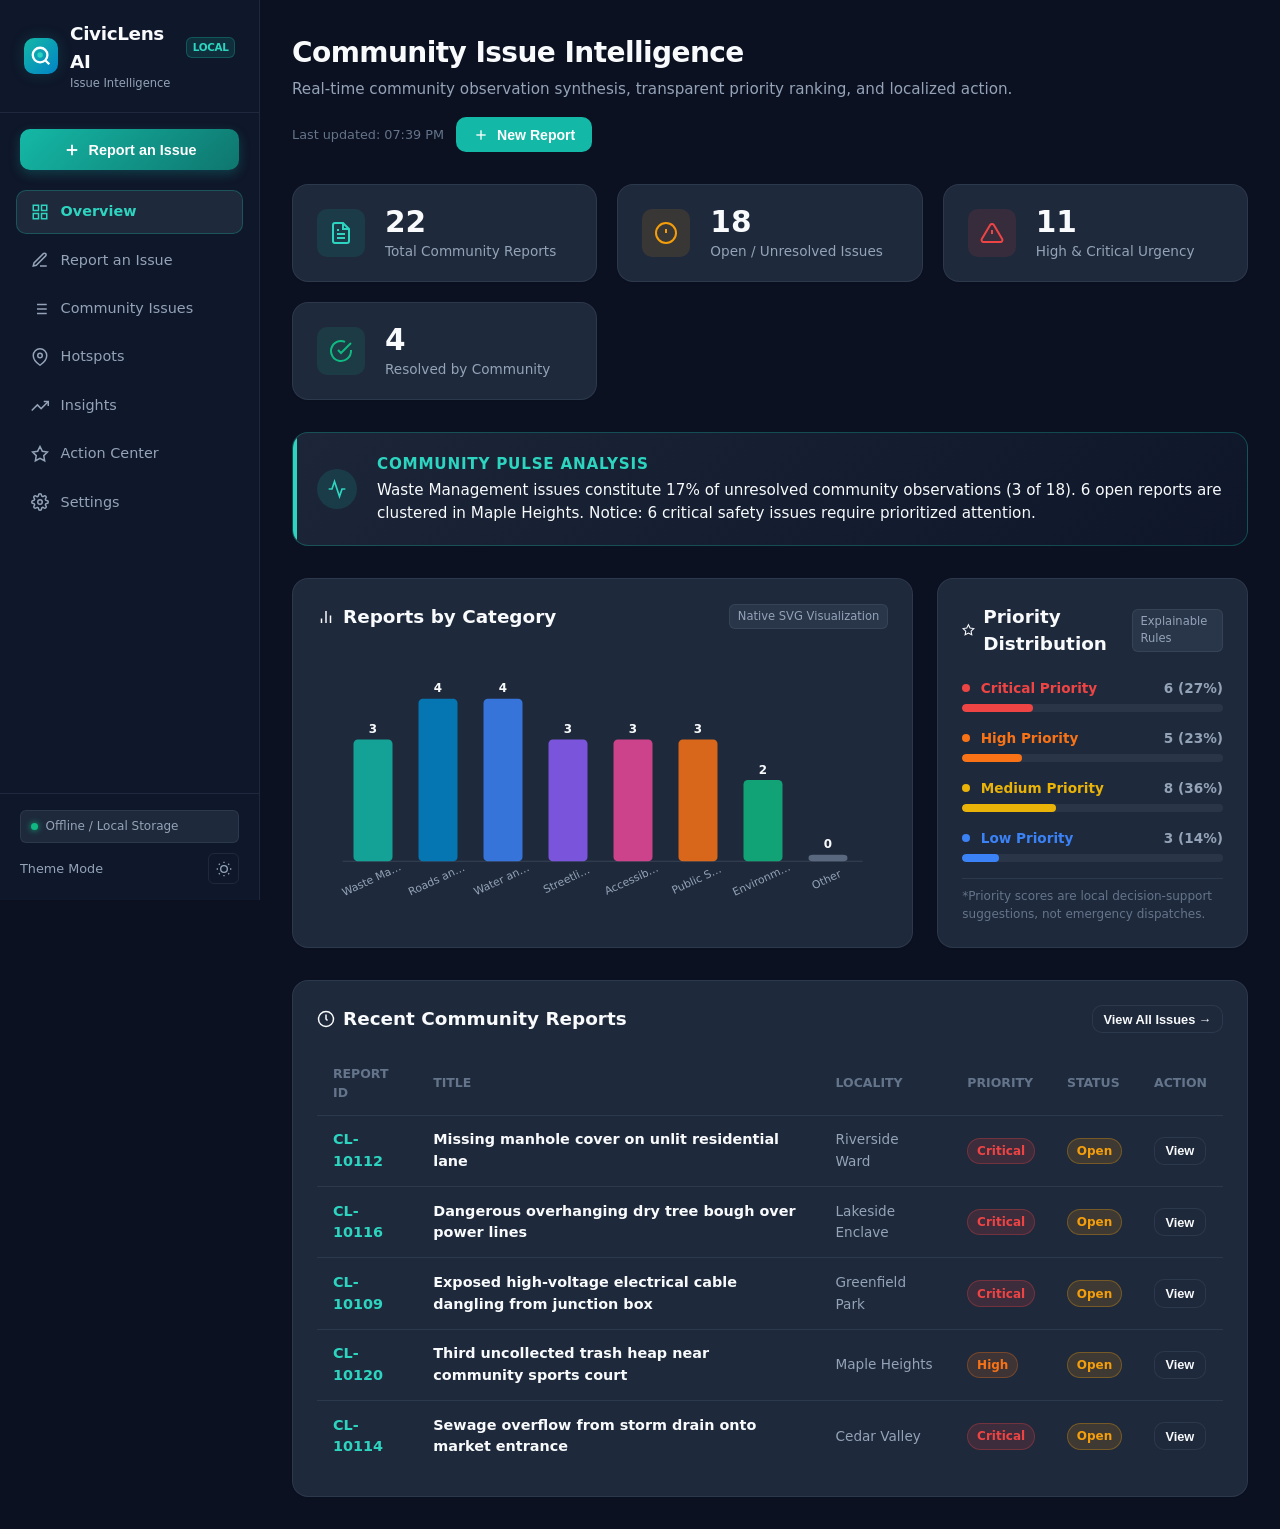
<file: index.html>
<!DOCTYPE html>
<html lang="en">

<head>
  <meta charset="UTF-8">
  <meta name="viewport" content="width=device-width, initial-scale=1.0">
  <title>CivicLens AI — Community Issue Intelligence Platform</title>
  <meta name="description"
    content="An offline-first community issue intelligence platform that transforms citizen observations into explainable priorities, recurring-problem insights, and practical community actions.">
  <meta name="theme-color" content="#0b1120">

  <!-- Core & Responsive Stylesheets -->
  <link rel="stylesheet" href="assets/css/styles.css">
  <link rel="stylesheet" href="assets/css/responsive.css">
  <link rel="icon" type="image/svg+xml" href="assets/images/logo.svg">
</head>

<body>

  <!-- Backdrop for Mobile Navigation -->
  <div id="sidebar-backdrop" class="sidebar-backdrop"></div>

  <div class="app-layout">
    <!-- Desktop & Tablet Sidebar -->
    <aside class="sidebar" aria-label="Main Navigation">
      <div class="brand">
        <div class="brand-logo">
          <svg width="22" height="22" viewBox="0 0 24 24" fill="none" stroke="currentColor" stroke-width="2.5">
            <circle cx="11" cy="11" r="8" />
            <line x1="21" y1="21" x2="16.65" y2="16.65" />
            <circle cx="11" cy="11" r="3" fill="#2dd4bf" stroke="none" />
          </svg>
        </div>
        <div class="brand-text">
          <h1>CivicLens AI <span class="brand-badge">Local</span></h1>
          <div class="brand-tagline">Issue Intelligence</div>
        </div>
      </div>

      <div class="sidebar-action-wrap">
        <button id="sidebar-cta-btn" class="btn-report-primary" aria-label="Report an Issue">
          <svg width="18" height="18" viewBox="0 0 24 24" fill="none" stroke="currentColor" stroke-width="2.5">
            <line x1="12" y1="5" x2="12" y2="19"></line>
            <line x1="5" y1="12" x2="19" y2="12"></line>
          </svg>
          Report an Issue
        </button>
      </div>

      <nav class="sidebar-nav">
        <a href="#overview" class="nav-item active" data-view="overview" id="nav-overview">
          <svg viewBox="0 0 24 24" fill="none" stroke="currentColor">
            <rect x="3" y="3" width="7" height="7" />
            <rect x="14" y="3" width="7" height="7" />
            <rect x="14" y="14" width="7" height="7" />
            <rect x="3" y="14" width="7" height="7" />
          </svg>
          <span>Overview</span>
        </a>
        <a href="#report" class="nav-item" data-view="report" id="nav-report">
          <svg viewBox="0 0 24 24" fill="none" stroke="currentColor">
            <path d="M12 20h9" />
            <path d="M16.5 3.5a2.121 2.121 0 0 1 3 3L7 19l-4 1 1-4L16.5 3.5z" />
          </svg>
          <span>Report an Issue</span>
        </a>
        <a href="#issues" class="nav-item" data-view="issues" id="nav-issues">
          <svg viewBox="0 0 24 24" fill="none" stroke="currentColor">
            <line x1="8" y1="6" x2="21" y2="6" />
            <line x1="8" y1="12" x2="21" y2="12" />
            <line x1="8" y1="18" x2="21" y2="18" />
            <line x1="3" y1="6" x2="3.01" y2="6" />
            <line x1="3" y1="12" x2="3.01" y2="12" />
            <line x1="3" y1="18" x2="3.01" y2="18" />
          </svg>
          <span>Community Issues</span>
        </a>
        <a href="#hotspots" class="nav-item" data-view="hotspots" id="nav-hotspots">
          <svg viewBox="0 0 24 24" fill="none" stroke="currentColor">
            <path d="M21 10c0 7-9 13-9 13s-9-6-9-13a9 9 0 0 1 18 0z" />
            <circle cx="12" cy="10" r="3" />
          </svg>
          <span>Hotspots</span>
        </a>
        <a href="#insights" class="nav-item" data-view="insights" id="nav-insights">
          <svg viewBox="0 0 24 24" fill="none" stroke="currentColor">
            <polyline points="23 6 13.5 15.5 8.5 10.5 1 18" />
            <polyline points="17 6 23 6 23 12" />
          </svg>
          <span>Insights</span>
        </a>
        <a href="#actions" class="nav-item" data-view="actions" id="nav-actions">
          <svg viewBox="0 0 24 24" fill="none" stroke="currentColor">
            <polygon
              points="12 2 15.09 8.26 22 9.27 17 14.14 18.18 21.02 12 17.77 5.82 21.02 7 14.14 2 9.27 8.91 8.26 12 2" />
          </svg>
          <span>Action Center</span>
        </a>
        <a href="#settings" class="nav-item" data-view="settings" id="nav-settings">
          <svg viewBox="0 0 24 24" fill="none" stroke="currentColor">
            <circle cx="12" cy="12" r="3" />
            <path
              d="M19.4 15a1.65 1.65 0 0 0 .33 1.82l.06.06a2 2 0 0 1 0 2.83 2 2 0 0 1-2.83 0l-.06-.06a1.65 1.65 0 0 0-1.82-.33 1.65 1.65 0 0 0-1 1.51V21a2 2 0 0 1-2 2 2 2 0 0 1-2-2v-.09A1.65 1.65 0 0 0 9 19.4a1.65 1.65 0 0 0-1.82.33l-.06.06a2 2 0 0 1-2.83 0 2 2 0 0 1 0-2.83l.06-.06a1.65 1.65 0 0 0 .33-1.82 1.65 1.65 0 0 0-1.51-1H3a2 2 0 0 1-2-2 2 2 0 0 1 2-2h.09A1.65 1.65 0 0 0 4.6 9a1.65 1.65 0 0 0-.33-1.82l-.06-.06a2 2 0 0 1 0-2.83 2 2 0 0 1 2.83 0l.06.06a1.65 1.65 0 0 0 1.82.33H9a1.65 1.65 0 0 0 1-1.51V3a2 2 0 0 1 2-2 2 2 0 0 1 2 2v.09a1.65 1.65 0 0 0 1 1.51 1.65 1.65 0 0 0 1.82-.33l.06-.06a2 2 0 0 1 2.83 0 2 2 0 0 1 0 2.83l-.06.06a1.65 1.65 0 0 0-.33 1.82V9a1.65 1.65 0 0 0 1.51 1H21a2 2 0 0 1 2 2 2 2 0 0 1-2 2h-.09a1.65 1.65 0 0 0-1.51 1z" />
          </svg>
          <span>Settings</span>
        </a>
      </nav>

      <div class="sidebar-footer">
        <div class="storage-badge" title="Data stored only within this browser">
          <span class="status-dot"></span>
          <span>Offline / Local Storage</span>
        </div>
        <div class="theme-toggle-row">
          <span>Theme Mode</span>
          <button id="theme-toggle-btn" class="btn-icon" aria-label="Toggle Dark/Light theme" title="Toggle theme">
            <svg width="16" height="16" viewBox="0 0 24 24" fill="none" stroke="currentColor" stroke-width="2">
              <circle cx="12" cy="12" r="5" />
              <path
                d="M12 1v2M12 21v2M4.22 4.22l1.42 1.42M18.36 18.36l1.42 1.42M1 12h2M21 12h2M4.22 19.78l1.42-1.42M18.36 5.64l1.42-1.42" />
            </svg>
          </button>
        </div>
      </div>
    </aside>

    <!-- Main Wrapper -->
    <div class="main-wrapper">
      <!-- Mobile Topbar -->
      <header class="topbar-mobile">
        <div style="display:flex; align-items:center; gap:0.65rem;">
          <div class="brand-logo" style="width:28px; height:28px;">
            <svg width="16" height="16" viewBox="0 0 24 24" fill="none" stroke="currentColor" stroke-width="2.5">
              <circle cx="11" cy="11" r="8" />
              <line x1="21" y1="21" x2="16.65" y2="16.65" />
            </svg>
          </div>
          <strong style="font-size:1rem;">CivicLens AI</strong>
        </div>
        <button id="mobile-menu-btn" class="btn-icon" aria-label="Open Navigation Menu">
          <svg width="20" height="20" viewBox="0 0 24 24" fill="none" stroke="currentColor" stroke-width="2">
            <line x1="3" y1="12" x2="21" y2="12" />
            <line x1="3" y1="6" x2="21" y2="6" />
            <line x1="3" y1="18" x2="21" y2="18" />
          </svg>
        </button>
      </header>

      <main class="main-content">
        <!-- 1. VIEW: OVERVIEW DASHBOARD -->
        <section id="view-overview" class="view-section active">
          <header class="view-header">
            <div class="view-header-title">
              <h2>Community Issue Intelligence</h2>
              <p>Real-time community observation synthesis, transparent priority ranking, and localized action.</p>
            </div>
            <div style="display:flex; align-items:center; gap:0.75rem;">
              <span id="dashboard-last-updated" style="font-size:0.8rem; color:var(--text-dim);">Last updated: Just
                now</span>
              <button class="btn btn-primary" onclick="navigateTo('report')">
                <svg width="16" height="16" viewBox="0 0 24 24" fill="none" stroke="currentColor" stroke-width="2">
                  <line x1="12" y1="5" x2="12" y2="19" />
                  <line x1="5" y1="12" x2="19" y2="12" />
                </svg>
                New Report
              </button>
            </div>
          </header>

          <!-- KPI Cards -->
          <div class="kpi-grid">
            <div class="kpi-card">
              <div class="kpi-icon teal"><svg width="24" height="24" viewBox="0 0 24 24" fill="none"
                  stroke="currentColor" stroke-width="2">
                  <path d="M14 2H6a2 2 0 0 0-2 2v16a2 2 0 0 0 2 2h12a2 2 0 0 0 2-2V8z" />
                  <polyline points="14 2 14 8 20 8" />
                  <line x1="16" y1="13" x2="8" y2="13" />
                  <line x1="16" y1="17" x2="8" y2="17" />
                  <polyline points="10 9 9 9 8 9" />
                </svg></div>
              <div class="kpi-data">
                <h3 id="kpi-total-reports">0</h3>
                <p>Total Community Reports</p>
              </div>
            </div>

            <div class="kpi-card">
              <div class="kpi-icon amber"><svg width="24" height="24" viewBox="0 0 24 24" fill="none"
                  stroke="currentColor" stroke-width="2">
                  <circle cx="12" cy="12" r="10" />
                  <line x1="12" y1="8" x2="12" y2="12" />
                  <line x1="12" y1="16" x2="12.01" y2="16" />
                </svg></div>
              <div class="kpi-data">
                <h3 id="kpi-open-issues">0</h3>
                <p>Open / Unresolved Issues</p>
              </div>
            </div>

            <div class="kpi-card">
              <div class="kpi-icon red"><svg width="24" height="24" viewBox="0 0 24 24" fill="none"
                  stroke="currentColor" stroke-width="2">
                  <path d="M10.29 3.86L1.82 18a2 2 0 0 0 1.71 3h16.94a2 2 0 0 0 1.71-3L13.71 3.86a2 2 0 0 0-3.42 0z" />
                  <line x1="12" y1="9" x2="12" y2="13" />
                  <line x1="12" y1="17" x2="12.01" y2="17" />
                </svg></div>
              <div class="kpi-data">
                <h3 id="kpi-critical-issues">0</h3>
                <p>High & Critical Urgency</p>
              </div>
            </div>

            <div class="kpi-card">
              <div class="kpi-icon emerald"><svg width="24" height="24" viewBox="0 0 24 24" fill="none"
                  stroke="currentColor" stroke-width="2">
                  <path d="M22 11.08V12a10 10 0 1 1-5.93-9.14" />
                  <polyline points="22 4 12 14.01 9 11.01" />
                </svg></div>
              <div class="kpi-data">
                <h3 id="kpi-resolved-issues">0</h3>
                <p>Resolved by Community</p>
              </div>
            </div>
          </div>

          <!-- Dynamic Community Pulse -->
          <div class="pulse-banner">
            <div class="pulse-icon">
              <svg width="20" height="20" viewBox="0 0 24 24" fill="none" stroke="currentColor" stroke-width="2">
                <polyline points="22 12 18 12 15 21 9 3 6 12 2 12" />
              </svg>
            </div>
            <div class="pulse-body">
              <h4>Community Pulse Analysis</h4>
              <p id="community-pulse-text">Calculating local community activity...</p>
            </div>
          </div>

          <!-- Charts Row -->
          <div class="dashboard-grid">
            <div class="card">
              <div class="card-header">
                <h3>
                  <svg width="18" height="18" viewBox="0 0 24 24" fill="none" stroke="currentColor" stroke-width="2">
                    <line x1="18" y1="20" x2="18" y2="10" />
                    <line x1="12" y1="20" x2="12" y2="4" />
                    <line x1="6" y1="20" x2="6" y2="14" />
                  </svg>
                  Reports by Category
                </h3>
                <span class="badge-subtle">Native SVG Visualization</span>
              </div>
              <div id="overview-category-chart" class="chart-container"></div>
            </div>

            <div class="card">
              <div class="card-header">
                <h3>
                  <svg width="18" height="18" viewBox="0 0 24 24" fill="none" stroke="currentColor" stroke-width="2">
                    <polygon
                      points="12 2 15.09 8.26 22 9.27 17 14.14 18.18 21.02 12 17.77 5.82 21.02 7 14.14 2 9.27 8.91 8.26 12 2" />
                  </svg>
                  Priority Distribution
                </h3>
                <span class="badge-subtle">Explainable Rules</span>
              </div>
              <div id="priority-distribution-list" class="priority-list"></div>
              <p
                style="font-size:0.75rem; color:var(--text-dim); margin-top:1rem; border-top:1px solid var(--border-color); padding-top:0.5rem;">
                *Priority scores are local decision-support suggestions, not emergency dispatches.
              </p>
            </div>
          </div>

          <!-- Recent Reports Table -->
          <div class="card">
            <div class="card-header">
              <h3>
                <svg width="18" height="18" viewBox="0 0 24 24" fill="none" stroke="currentColor" stroke-width="2">
                  <circle cx="12" cy="12" r="10" />
                  <polyline points="12 6 12 12 14 14" />
                </svg>
                Recent Community Reports
              </h3>
              <button class="btn btn-secondary btn-sm" onclick="navigateTo('issues')">View All Issues →</button>
            </div>
            <div style="overflow-x: auto;">
              <table class="recent-reports-table">
                <thead>
                  <tr>
                    <th>Report ID</th>
                    <th>Title</th>
                    <th>Locality</th>
                    <th>Priority</th>
                    <th>Status</th>
                    <th>Action</th>
                  </tr>
                </thead>
                <tbody id="recent-reports-table-body">
                  <!-- Populated by JS -->
                </tbody>
              </table>
            </div>
          </div>
        </section>

        <!-- 2. VIEW: REPORT AN ISSUE -->
        <section id="view-report" class="view-section">
          <header class="view-header">
            <div class="view-header-title">
              <h2>Report a Community Issue</h2>
              <p>Log a local observation. The browser heuristic engine analyzes keywords, assesses risk, and scores
                priority in real time.</p>
            </div>
          </header>

          <div class="form-card">
            <form id="report-issue-form" novalidate>
              <div class="form-group">
                <label for="report-title">Issue Title <span style="color:var(--priority-critical);">*</span></label>
                <input type="text" id="report-title" class="form-input"
                  placeholder="e.g. Deep pothole near Maple Elementary crosswalk" maxlength="140" required>
                <div class="form-hint">Briefly state the problem and landmark.</div>
              </div>

              <div class="form-group">
                <label for="report-description">Detailed Description <span
                    style="color:var(--priority-critical);">*</span></label>
                <textarea id="report-description" class="form-textarea"
                  placeholder="Describe the physical condition, hazards, how long it has been observed, and impact on pedestrians or vehicles..."
                  maxlength="1000" required></textarea>
                <div class="form-hint">Mention safety concerns, water pooling, exposed wiring, or mobility barriers to
                  improve classification accuracy.</div>
              </div>

              <!-- Live Heuristic Classifier Feedback -->
              <div id="classifier-live-preview" class="ai-preview-box" style="display:none;"></div>

              <div class="form-row">
                <div class="form-group">
                  <label for="report-category">Issue Category</label>
                  <select id="report-category" class="form-select">
                    <!-- Populated dynamically -->
                  </select>
                  <div class="form-hint">Auto-suggested by text heuristic or override manually.</div>
                </div>

                <div class="form-group">
                  <label for="report-locality">Locality / Neighborhood <span
                      style="color:var(--priority-critical);">*</span></label>
                  <input type="text" id="report-locality" class="form-input"
                    placeholder="e.g. Maple Heights, Cedar Valley" maxlength="60" required>
                  <div class="form-hint">Neighborhood or sector name. No GPS/geocoding used.</div>
                </div>
              </div>

              <div class="form-row">
                <div class="form-group">
                  <label for="report-severity">Reporter Observed Severity</label>
                  <select id="report-severity" class="form-select">
                    <option value="Low">Low — Minor inconvenience or cosmetic issue</option>
                    <option value="Medium" selected>Medium — Disruption to daily routine</option>
                    <option value="High">High — Hazardous to pedestrians, commuters, or public health</option>
                  </select>
                </div>

                <div class="form-group">
                  <label for="report-observed-date">Date Observed</label>
                  <input type="date" id="report-observed-date" class="form-input">
                </div>
              </div>

              <div class="form-row">
                <div class="form-group">
                  <label for="report-reporter-name">Reporter Display Name (Optional)</label>
                  <input type="text" id="report-reporter-name" class="form-input" placeholder="e.g. Jane D. or Resident"
                    maxlength="40">
                  <div class="form-hint">Stored strictly in local storage. Never sent to any server.</div>
                </div>

                <div class="form-group">
                  <label for="report-tags">Optional Tags (comma-separated)</label>
                  <input type="text" id="report-tags" class="form-input" placeholder="e.g. sidewalk, school-zone, flood"
                    maxlength="80">
                </div>
              </div>

              <div style="display:flex; justify-content:space-between; align-items:center; margin-top:2rem;">
                <span style="font-size:0.8rem; color:var(--text-dim);">*Stored locally in your browser.</span>
                <div style="display:flex; gap:0.75rem;">
                  <button type="button" class="btn btn-secondary" onclick="resetReportForm()">Reset</button>
                  <button type="submit" class="btn btn-primary">
                    <svg width="18" height="18" viewBox="0 0 24 24" fill="none" stroke="currentColor" stroke-width="2">
                      <path d="M19 21H5a2 2 0 0 1-2-2V5a2 2 0 0 1 2-2h11l5 5v11a2 2 0 0 1-2 2z" />
                      <polyline points="17 21 17 13 7 13 7 21" />
                      <polyline points="7 3 7 8 15 8" />
                    </svg>
                    Submit Report
                  </button>
                </div>
              </div>
            </form>
          </div>
        </section>

        <!-- 3. VIEW: COMMUNITY ISSUES EXPLORER -->
        <section id="view-issues" class="view-section">
          <header class="view-header">
            <div class="view-header-title">
              <h2>Community Issues Explorer</h2>
              <p>Search, filter, inspect, and update the status of community reports across all tracked localities.</p>
            </div>
            <button class="btn btn-primary" onclick="navigateTo('report')">
              <svg width="16" height="16" viewBox="0 0 24 24" fill="none" stroke="currentColor" stroke-width="2">
                <line x1="12" y1="5" x2="12" y2="19" />
                <line x1="5" y1="12" x2="19" y2="12" />
              </svg>
              Report Issue
            </button>
          </header>

          <!-- Filter & Search Controls -->
          <div class="filter-bar">
            <div class="search-row">
              <div class="search-input-wrap">
                <svg viewBox="0 0 24 24" fill="none" stroke="currentColor" stroke-width="2">
                  <circle cx="11" cy="11" r="8" />
                  <line x1="21" y1="21" x2="16.65" y2="16.65" />
                </svg>
                <input type="text" id="issues-search-input" class="form-input"
                  placeholder="Search by title, description, locality, or report ID...">
              </div>
              <button id="issues-clear-filters-btn" class="btn btn-secondary"
                title="Clear all search and filter conditions">Clear Filters</button>
            </div>

            <div class="filter-selects-row">
              <select id="issues-filter-category" class="form-select">
                <option value="all">All Categories</option>
              </select>

              <select id="issues-filter-priority" class="form-select">
                <option value="all">All Priorities</option>
                <option value="Critical">Critical</option>
                <option value="High">High</option>
                <option value="Medium">Medium</option>
                <option value="Low">Low</option>
              </select>

              <select id="issues-filter-status" class="form-select">
                <option value="all">All Statuses</option>
                <option value="Open">Open</option>
                <option value="Acknowledged">Acknowledged</option>
                <option value="In Progress">In Progress</option>
                <option value="Resolved">Resolved</option>
              </select>

              <select id="issues-sort-select" class="form-select">
                <option value="newest">Sort: Newest First</option>
                <option value="oldest">Sort: Oldest First</option>
                <option value="priority">Sort: Highest Priority</option>
              </select>
            </div>

            <div
              style="display:flex; justify-content:space-between; align-items:center; font-size:0.85rem; color:var(--text-muted);">
              <span id="issues-filtered-count">Showing reports...</span>
              <span style="font-size:0.75rem; color:var(--text-dim);">*Click any issue card to view details,
                explainability breakdown, or update status</span>
            </div>
          </div>

          <!-- Cards Grid -->
          <div id="issues-cards-container" class="issue-cards-grid">
            <!-- Populated by JS -->
          </div>
        </section>

        <!-- 4. VIEW: HOTSPOTS -->
        <section id="view-hotspots" class="view-section">
          <header class="view-header">
            <div class="view-header-title">
              <h2>Community Hotspots & Clusters</h2>
              <p>Algorithmic locality clustering based on unresolved issue density, safety severity, and historical
                report counts.</p>
            </div>
          </header>

          <div class="hotspots-grid">
            <div>
              <h3
                style="font-size:1.1rem; font-weight:700; margin-bottom:1rem; display:flex; align-items:center; gap:0.5rem;">
                <svg width="20" height="20" viewBox="0 0 24 24" fill="none" stroke="currentColor" stroke-width="2">
                  <path
                    d="M12 2l3.09 6.26L22 9.27l-5 4.87 1.18 6.88L12 17.77l-6.18 3.25L7 14.14 2 9.27l6.91-1.01L12 2z" />
                </svg>
                Ranked Hotspot Localities
              </h3>
              <div id="hotspots-ranking-container">
                <!-- Populated by JS -->
              </div>
            </div>

            <div id="hotspot-details-container">
              <!-- Populated by JS when a locality is clicked -->
            </div>
          </div>

          <div class="methodology-box">
            <h4>Hotspot Ranking Formulation</h4>
            <p>Hotspot score index is computed transparently without external GIS or maps APIs:</p>
            <p>
              <code>Hotspot Score = (Open Reports × 10) + (Critical Reports × 15) + (High Reports × 8) + (Total Reports × 2)</code>
            </p>
            <ul>
              <li><strong>Recurring patterns:</strong> Multiple open reports in the same locality trigger clustering
                flags in the Action Center.</li>
              <li><strong>Local scope:</strong> Identifies neighborhoods experiencing infrastructure degradation to
                guide community walkthroughs and collective petitions.</li>
            </ul>
          </div>
        </section>

        <!-- 5. VIEW: INSIGHTS & INTELLIGENCE -->
        <section id="view-insights" class="view-section">
          <header class="view-header">
            <div class="view-header-title">
              <h2>Community Intelligence & Analytics</h2>
              <p>Key observations, resolution velocity, and longitudinal trends derived dynamically from active records.
              </p>
            </div>
          </header>

          <div id="insights-grid-container" class="kpi-grid" style="margin-bottom:2rem;">
            <!-- Populated by JS -->
          </div>

          <div class="card" style="margin-bottom:2rem;">
            <div class="card-header">
              <h3>
                <svg width="18" height="18" viewBox="0 0 24 24" fill="none" stroke="currentColor" stroke-width="2">
                  <polyline points="22 12 18 12 15 21 9 3 6 12 2 12" />
                </svg>
                Community Observation Timeline (Reports by Day)
              </h3>
              <span class="badge-subtle">Native Area Curve</span>
            </div>
            <div id="insights-timeline-chart" class="chart-container"></div>
          </div>

          <div class="methodology-box">
            <h4>CivicLens AI Intelligence Methodology & Limitations</h4>
            <p><strong>1. Heuristic Classification:</strong> Uses text normalization, token boundary matching, and
              weighted term frequency dictionaries across 7 civic domains. Does not call third-party Large Language
              Models or cloud AI APIs.</p>
            <p><strong>2. Explainable Priority Scoring:</strong> Transparent arithmetic weighting based on reported
              severity (+10 to +35), safety-critical hazard tokens (+8 to +25), accessibility barriers (+12), and
              recurring locality clusters (+6 per unresolved neighbor report).</p>
            <p><strong>3. Limitations & Disclaimers:</strong></p>
            <ul>
              <li>Keyword rules cannot comprehend all nuanced real-world contexts. Users can manually override suggested
                categories.</li>
              <li>Priority scores are community decision-support suggestions, NOT verified municipal assessments or
                police/fire emergency dispatches.</li>
              <li>All observations are stored exclusively within the local browser and require manual export to share.
              </li>
            </ul>
          </div>
        </section>

        <!-- 6. VIEW: ACTION CENTER -->
        <section id="view-actions" class="view-section">
          <header class="view-header">
            <div class="view-header-title">
              <h2>Action Center — Drive Community Impact</h2>
              <p>Automated, rule-based recommendations that translate recurring problems into concrete citizen
                initiatives, petitions, and checklists.</p>
            </div>
          </header>

          <div id="action-recommendations-container">
            <!-- Populated by JS -->
          </div>

          <div class="methodology-box">
            <h4>How Action Recommendations are Generated</h4>
            <p>Recommendations are dynamically triggered when specific criteria are satisfied in the local dataset:</p>
            <ul>
              <li><strong>Sanitation Cleanups:</strong> Triggered when 2 or more unresolved Waste Management reports
                occur in the same locality.</li>
              <li><strong>Road Repair Dossiers:</strong> Synthesized when multiple pothole or asphalt defects affect
                pedestrian or school routes.</li>
              <li><strong>Drainage Audits:</strong> Formulated when water leaks or culvert blockages create flooding or
                health risks.</li>
              <li><strong>Accessibility Walkthroughs:</strong> Created when wheelchair ramps or pedestrian signals are
                reported nonfunctional.</li>
            </ul>
          </div>
        </section>

        <!-- 7. VIEW: SETTINGS & LOCAL DATA -->
        <section id="view-settings" class="view-section">
          <header class="view-header">
            <div class="view-header-title">
              <h2>Application Settings & Data Management</h2>
              <p>Manage your local browser storage, export backups, restore demonstration data, or review architectural
                privacy guarantees.</p>
            </div>
          </header>

          <div
            style="display:grid; grid-template-columns:repeat(auto-fit, minmax(320px, 1fr)); gap:1.5rem; margin-bottom:2rem;">
            <!-- Data Backup & Portability -->
            <div class="card">
              <div class="card-header">
                <h3>
                  <svg width="18" height="18" viewBox="0 0 24 24" fill="none" stroke="currentColor" stroke-width="2">
                    <path d="M21 15v4a2 2 0 0 1-2 2H5a2 2 0 0 1-2-2v-4" />
                    <polyline points="7 10 12 15 17 10" />
                    <line x1="12" y1="15" x2="12" y2="3" />
                  </svg>
                  Data Backup & Portability
                </h3>
              </div>
              <p style="font-size:0.9rem; color:var(--text-muted); margin-bottom:1.25rem;">
                Export all community reports, action plans, and history into a clean JSON document, or restore from a
                previously exported backup file.
              </p>
              <div style="display:flex; flex-direction:column; gap:0.75rem;">
                <button id="settings-export-btn" class="btn btn-primary">
                  <svg width="16" height="16" viewBox="0 0 24 24" fill="none" stroke="currentColor" stroke-width="2">
                    <path d="M21 15v4a2 2 0 0 1-2 2H5a2 2 0 0 1-2-2v-4" />
                    <polyline points="7 10 12 15 17 10" />
                    <line x1="12" y1="15" x2="12" y2="3" />
                  </svg>
                  Export Data (JSON)
                </button>

                <label class="btn btn-secondary" style="cursor:pointer; text-align:center;">
                  <svg width="16" height="16" viewBox="0 0 24 24" fill="none" stroke="currentColor" stroke-width="2">
                    <path d="M21 15v4a2 2 0 0 1-2 2H5a2 2 0 0 1-2-2v-4" />
                    <polyline points="17 8 12 3 7 8" />
                    <line x1="12" y1="3" x2="12" y2="15" />
                  </svg>
                  Import Backup File (JSON)
                  <input type="file" id="settings-import-file" accept=".json" style="display:none;">
                </label>
              </div>
            </div>

            <!-- Demo Data & Storage Reset -->
            <div class="card">
              <div class="card-header">
                <h3>
                  <svg width="18" height="18" viewBox="0 0 24 24" fill="none" stroke="currentColor" stroke-width="2">
                    <polyline points="1 4 1 10 7 10" />
                    <path d="M3.51 15a9 9 0 1 0 2.13-9.36L1 10" />
                  </svg>
                  Demo Controls & Storage Reset
                </h3>
              </div>
              <p style="font-size:0.9rem; color:var(--text-muted); margin-bottom:1.25rem;">
                Current Storage Usage: <strong id="storage-usage-value"
                  style="color:var(--teal-400);">Calculating...</strong><br />
                All data resides safely in your browser's localStorage.
              </p>
              <div style="display:flex; flex-direction:column; gap:0.75rem;">
                <button id="settings-reset-demo-btn" class="btn btn-secondary">
                  Reset to 22 Built-in Demo Reports
                </button>
                <button id="settings-clear-all-btn" class="btn btn-danger">
                  Clear All Local Storage
                </button>
              </div>
            </div>
          </div>

          <!-- Documentation & Architectural Guarantees -->
          <div class="card">
            <div class="card-header">
              <h3>
                <svg width="18" height="18" viewBox="0 0 24 24" fill="none" stroke="currentColor" stroke-width="2">
                  <circle cx="12" cy="12" r="10" />
                  <line x1="12" y1="16" x2="12" y2="12" />
                  <line x1="12" y1="8" x2="12.01" y2="8" />
                </svg>
                Platform Information & Integrity Guarantees
              </h3>
            </div>
            <div style="font-size:0.9rem; color:var(--text-muted); line-height:1.6;">
              <p><strong>CivicLens AI v1.0.0</strong> — Built for Hackathon demonstration of offline-first community
                issue intelligence.</p>
              <ul style="padding-left:1.25rem; margin-top:0.5rem; margin-bottom:1rem;">
                <li><strong>Zero External APIs:</strong> No cloud dependencies, Google Maps keys, or remote AI servers
                  required.</li>
                <li><strong>Absolute Privacy:</strong> Zero server logging, analytics beacons, or third-party tracking
                  scripts.</li>
                <li><strong>Automated GitHub Pages:</strong> Built with static HTML5, CSS3, and modern vanilla
                  JavaScript ES6+.</li>
              </ul>
              <div style="display:flex; gap:1rem; flex-wrap:wrap; font-size:0.85rem;">
                <a href="tests/index.html" target="_blank"
                  style="color:var(--teal-400); text-decoration:none; font-weight:600;">Run Automated Test Suite →</a>
              </div>
            </div>
          </div>
        </section>
      </main>
    </div>
  </div>

  <!-- Issue Detail Modal -->
  <div id="issue-detail-modal" class="modal-overlay" role="dialog" aria-modal="true" aria-labelledby="modal-title">
    <div class="modal-container">
      <div class="modal-header">
        <h3 id="modal-title">Issue Intelligence Dossier</h3>
        <button class="btn-icon" onclick="closeIssueModal()" aria-label="Close modal">
          <svg width="18" height="18" viewBox="0 0 24 24" fill="none" stroke="currentColor" stroke-width="2">
            <line x1="18" y1="6" x2="6" y2="18" />
            <line x1="6" y1="6" x2="18" y2="18" />
          </svg>
        </button>
      </div>
      <div id="modal-content-area" class="modal-body">
        <!-- Injected via JavaScript -->
      </div>
    </div>
  </div>

  <!-- Toast Container -->
  <div id="toast-container" class="toast-container" aria-live="polite"></div>

  <!-- Scripts: Loaded in dependency order -->
  <script src="assets/js/utils.js"></script>
  <script src="assets/js/seed-data.js"></script>
  <script src="assets/js/storage.js"></script>
  <script src="assets/js/classifier.js"></script>
  <script src="assets/js/intelligence.js"></script>
  <script src="assets/js/charts.js"></script>
  <script src="assets/js/app.js"></script>
</body>

</html>
</file>
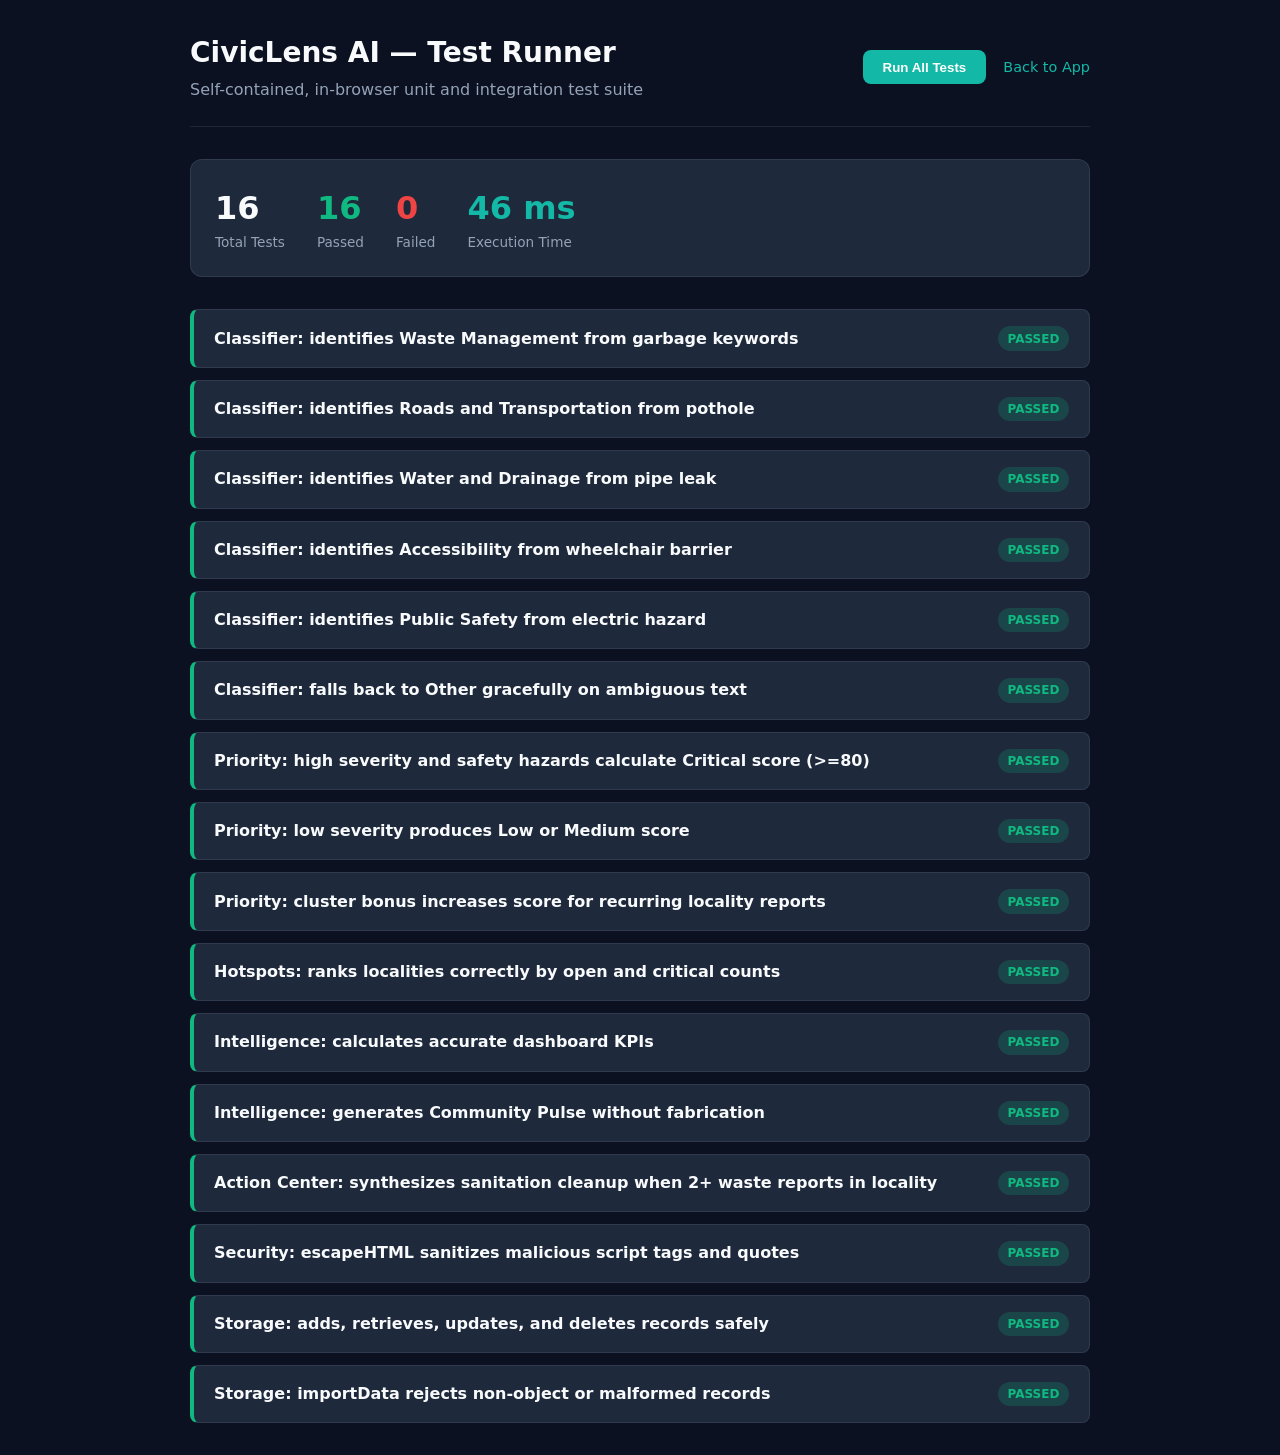
<file: tests/index.html>
<!DOCTYPE html>
<html lang="en">
<head>
  <meta charset="UTF-8">
  <meta name="viewport" content="width=device-width, initial-scale=1.0">
  <title>CivicLens AI — Automated Test Suite</title>
  <style>
    :root {
      --bg: #0b1120;
      --card: #1e293b;
      --border: rgba(148, 163, 184, 0.15);
      --text: #f8fafc;
      --text-muted: #94a3b8;
      --pass: #10b981;
      --fail: #ef4444;
      --teal: #14b8a6;
    }
    body {
      font-family: system-ui, -apple-system, sans-serif;
      background: var(--bg);
      color: var(--text);
      padding: 2rem;
      line-height: 1.5;
      margin: 0;
    }
    .container {
      max-width: 900px;
      margin: 0 auto;
    }
    .header {
      display: flex;
      justify-content: space-between;
      align-items: center;
      margin-bottom: 2rem;
      border-bottom: 1px solid var(--border);
      padding-bottom: 1.5rem;
    }
    .summary-card {
      background: var(--card);
      border: 1px solid var(--border);
      border-radius: 12px;
      padding: 1.5rem;
      display: flex;
      gap: 2rem;
      margin-bottom: 2rem;
    }
    .metric h3 {
      font-size: 2rem;
      margin: 0;
    }
    .metric p {
      margin: 0;
      color: var(--text-muted);
      font-size: 0.85rem;
    }
    .test-list {
      display: flex;
      flex-direction: column;
      gap: 0.75rem;
    }
    .test-item {
      background: var(--card);
      border: 1px solid var(--border);
      border-radius: 8px;
      padding: 1rem 1.25rem;
      display: flex;
      align-items: center;
      justify-content: space-between;
    }
    .test-item.pass {
      border-left: 4px solid var(--pass);
    }
    .test-item.fail {
      border-left: 4px solid var(--fail);
    }
    .badge {
      padding: 0.2rem 0.6rem;
      border-radius: 9999px;
      font-size: 0.75rem;
      font-weight: 700;
      text-transform: uppercase;
    }
    .badge-pass { background: rgba(16, 185, 129, 0.2); color: var(--pass); }
    .badge-fail { background: rgba(239, 68, 68, 0.2); color: var(--fail); }
    .btn {
      background: var(--teal);
      color: #fff;
      border: none;
      padding: 0.6rem 1.25rem;
      border-radius: 8px;
      font-weight: 600;
      cursor: pointer;
    }
  </style>
</head>
<body>
  <div class="container">
    <div class="header">
      <div>
        <h1 style="margin: 0; font-size: 1.75rem;">CivicLens AI — Test Runner</h1>
        <p style="margin: 0.25rem 0 0; color: var(--text-muted);">Self-contained, in-browser unit and integration test suite</p>
      </div>
      <div>
        <button id="run-tests-btn" class="btn">Run All Tests</button>
        <a href="../index.html" style="margin-left: 0.75rem; color: var(--teal); text-decoration: none; font-size: 0.9rem;">Back to App</a>
      </div>
    </div>

    <div class="summary-card">
      <div class="metric">
        <h3 id="stat-total" style="color: var(--text);">0</h3>
        <p>Total Tests</p>
      </div>
      <div class="metric">
        <h3 id="stat-passed" style="color: var(--pass);">0</h3>
        <p>Passed</p>
      </div>
      <div class="metric">
        <h3 id="stat-failed" style="color: var(--fail);">0</h3>
        <p>Failed</p>
      </div>
      <div class="metric">
        <h3 id="stat-time" style="color: var(--teal);">0 ms</h3>
        <p>Execution Time</p>
      </div>
    </div>

    <div id="test-results" class="test-list">
      <!-- Injected by tests.js -->
    </div>
  </div>

  <!-- Load dependencies -->
  <script src="../assets/js/utils.js"></script>
  <script src="../assets/js/seed-data.js"></script>
  <script src="../assets/js/storage.js"></script>
  <script src="../assets/js/classifier.js"></script>
  <script src="../assets/js/intelligence.js"></script>
  <script src="tests.js"></script>
</body>
</html>
</file>
<file: assets/css/styles.css>
/* CivicLens AI - Core Design System & Tokens */
:root {
  --bg-primary: #0b1120;
  --bg-secondary: #0f172a;
  --bg-card: #1e293b;
  --bg-card-hover: #273549;
  --bg-card-subtle: rgba(30, 41, 59, 0.7);
  --border-color: rgba(148, 163, 184, 0.12);
  --border-highlight: rgba(20, 184, 166, 0.3);
  
  --text-main: #f8fafc;
  --text-muted: #94a3b8;
  --text-dim: #64748b;
  
  /* Brand accents */
  --teal-500: #14b8a6;
  --teal-400: #2dd4bf;
  --teal-600: #0d9488;
  --teal-glow: rgba(20, 184, 166, 0.18);
  
  --emerald-500: #10b981;
  --emerald-glow: rgba(16, 185, 129, 0.15);
  
  /* Status & Priority colors */
  --priority-critical: #ef4444;
  --priority-critical-bg: rgba(239, 68, 68, 0.15);
  --priority-high: #f97316;
  --priority-high-bg: rgba(249, 115, 22, 0.15);
  --priority-med: #eab308;
  --priority-med-bg: rgba(234, 179, 8, 0.15);
  --priority-low: #3b82f6;
  --priority-low-bg: rgba(59, 130, 246, 0.15);
  
  --status-open: #f59e0b;
  --status-ack: #3b82f6;
  --status-in-progress: #8b5cf6;
  --status-resolved: #10b981;
  
  --sidebar-width: 260px;
  --topbar-height: 64px;
  --radius-sm: 6px;
  --radius-md: 10px;
  --radius-lg: 16px;
  --radius-full: 9999px;
  
  --shadow-sm: 0 1px 2px 0 rgba(0, 0, 0, 0.05);
  --shadow-md: 0 4px 6px -1px rgba(0, 0, 0, 0.3), 0 2px 4px -2px rgba(0, 0, 0, 0.2);
  --shadow-lg: 0 10px 15px -3px rgba(0, 0, 0, 0.4), 0 4px 6px -4px rgba(0, 0, 0, 0.3);
  --shadow-glow: 0 0 25px var(--teal-glow);
  
  --transition-fast: 0.15s ease;
  --transition-normal: 0.25s cubic-bezier(0.4, 0, 0.2, 1);
  --font-sans: system-ui, -apple-system, BlinkMacSystemFont, 'Segoe UI', Roboto, Oxygen, Ubuntu, Cantarell, sans-serif;
  --font-mono: ui-monospace, SFMono-Regular, Menlo, Monaco, Consolas, monospace;
}

/* Light Theme Variables */
[data-theme="light"] {
  --bg-primary: #f8fafc;
  --bg-secondary: #f1f5f9;
  --bg-card: #ffffff;
  --bg-card-hover: #f8fafc;
  --bg-card-subtle: rgba(255, 255, 255, 0.8);
  --border-color: rgba(100, 116, 139, 0.2);
  --border-highlight: rgba(13, 148, 136, 0.4);
  
  --text-main: #0f172a;
  --text-muted: #475569;
  --text-dim: #94a3b8;
  
  --teal-500: #0d9488;
  --teal-400: #14b8a6;
  --teal-600: #0f766e;
  --teal-glow: rgba(13, 148, 136, 0.12);
  
  --shadow-md: 0 4px 6px -1px rgba(0, 0, 0, 0.08), 0 2px 4px -2px rgba(0, 0, 0, 0.04);
  --shadow-lg: 0 10px 15px -3px rgba(0, 0, 0, 0.1), 0 4px 6px -4px rgba(0, 0, 0, 0.05);
}

/* Base Resets */
*, *::before, *::after {
  box-sizing: border-box;
  margin: 0;
  padding: 0;
}

body {
  font-family: var(--font-sans);
  background-color: var(--bg-primary);
  color: var(--text-main);
  line-height: 1.5;
  min-height: 100vh;
  display: flex;
  overflow-x: hidden;
  -webkit-font-smoothing: antialiased;
}

/* Focus Outlines */
:focus-visible {
  outline: 2px solid var(--teal-400);
  outline-offset: 2px;
}

/* App Layout */
.app-layout {
  display: flex;
  width: 100%;
  min-height: 100vh;
}

/* Sidebar */
.sidebar {
  width: var(--sidebar-width);
  background-color: var(--bg-secondary);
  border-right: 1px solid var(--border-color);
  display: flex;
  flex-direction: column;
  position: fixed;
  top: 0;
  bottom: 0;
  left: 0;
  z-index: 100;
  transition: transform var(--transition-normal);
}

.brand {
  padding: 1.25rem 1.5rem;
  display: flex;
  align-items: center;
  gap: 0.75rem;
  border-bottom: 1px solid var(--border-color);
}

.brand-logo {
  width: 36px;
  height: 36px;
  border-radius: var(--radius-md);
  background: linear-gradient(135deg, var(--teal-500), #0284c7);
  display: flex;
  align-items: center;
  justify-content: center;
  box-shadow: 0 0 15px var(--teal-glow);
  color: #fff;
}

.brand-text h1 {
  font-size: 1.15rem;
  font-weight: 700;
  letter-spacing: -0.02em;
  color: var(--text-main);
  display: flex;
  align-items: center;
  gap: 0.35rem;
}

.brand-badge {
  font-size: 0.65rem;
  background: rgba(20, 184, 166, 0.15);
  color: var(--teal-400);
  border: 1px solid rgba(20, 184, 166, 0.3);
  padding: 0.1rem 0.35rem;
  border-radius: var(--radius-sm);
  text-transform: uppercase;
  font-weight: 800;
}

.brand-tagline {
  font-size: 0.72rem;
  color: var(--text-muted);
}

.sidebar-action-wrap {
  padding: 1rem 1.25rem 0.5rem;
}

.btn-report-primary {
  width: 100%;
  background: linear-gradient(135deg, var(--teal-500), #0f766e);
  color: #ffffff;
  border: none;
  padding: 0.7rem 1rem;
  border-radius: var(--radius-md);
  font-weight: 600;
  font-size: 0.9rem;
  cursor: pointer;
  display: flex;
  align-items: center;
  justify-content: center;
  gap: 0.5rem;
  box-shadow: 0 4px 12px rgba(20, 184, 166, 0.25);
  transition: all var(--transition-fast);
}

.btn-report-primary:hover {
  transform: translateY(-1px);
  box-shadow: 0 6px 16px rgba(20, 184, 166, 0.4);
}

.sidebar-nav {
  padding: 0.75rem 1rem;
  flex: 1;
  overflow-y: auto;
  display: flex;
  flex-direction: column;
  gap: 0.25rem;
}

.nav-item {
  display: flex;
  align-items: center;
  gap: 0.75rem;
  padding: 0.65rem 0.85rem;
  border-radius: var(--radius-md);
  color: var(--text-muted);
  text-decoration: none;
  font-size: 0.9rem;
  font-weight: 500;
  transition: all var(--transition-fast);
  cursor: pointer;
  border: 1px solid transparent;
}

.nav-item:hover {
  color: var(--text-main);
  background-color: var(--bg-card);
}

.nav-item.active {
  color: var(--teal-400);
  background-color: var(--bg-card);
  border-color: var(--border-highlight);
  font-weight: 600;
}

.nav-item svg {
  width: 18px;
  height: 18px;
  stroke-width: 2;
}

.sidebar-footer {
  padding: 1rem 1.25rem;
  border-top: 1px solid var(--border-color);
  display: flex;
  flex-direction: column;
  gap: 0.65rem;
}

.storage-badge {
  display: flex;
  align-items: center;
  gap: 0.5rem;
  font-size: 0.75rem;
  color: var(--text-muted);
  background: var(--bg-card);
  padding: 0.4rem 0.6rem;
  border-radius: var(--radius-sm);
  border: 1px solid var(--border-color);
}

.status-dot {
  width: 7px;
  height: 7px;
  border-radius: 50%;
  background-color: var(--emerald-500);
  box-shadow: 0 0 6px var(--emerald-500);
}

.theme-toggle-row {
  display: flex;
  align-items: center;
  justify-content: space-between;
  font-size: 0.8rem;
  color: var(--text-muted);
}

.btn-icon {
  background: transparent;
  border: 1px solid var(--border-color);
  color: var(--text-muted);
  padding: 0.4rem;
  border-radius: var(--radius-sm);
  cursor: pointer;
  display: flex;
  align-items: center;
  justify-content: center;
  transition: all var(--transition-fast);
}

.btn-icon:hover {
  color: var(--text-main);
  background-color: var(--bg-card);
}

/* Main Content Area */
.main-wrapper {
  margin-left: var(--sidebar-width);
  flex: 1;
  display: flex;
  flex-direction: column;
  min-width: 0;
}

.topbar-mobile {
  display: none;
  height: var(--topbar-height);
  background-color: var(--bg-secondary);
  border-bottom: 1px solid var(--border-color);
  padding: 0 1.25rem;
  align-items: center;
  justify-content: space-between;
  position: sticky;
  top: 0;
  z-index: 99;
}

.main-content {
  flex: 1;
  padding: 2rem;
  max-width: 1400px;
  width: 100%;
  margin: 0 auto;
}

/* Page Views */
.view-section {
  display: none;
  animation: fadeIn 0.2s ease-in-out;
}

.view-section.active {
  display: block;
}

@keyframes fadeIn {
  from { opacity: 0; transform: translateY(4px); }
  to { opacity: 1; transform: translateY(0); }
}

/* View Header */
.view-header {
  display: flex;
  align-items: flex-start;
  justify-content: space-between;
  margin-bottom: 2rem;
  flex-wrap: wrap;
  gap: 1rem;
}

.view-header-title h2 {
  font-size: 1.75rem;
  font-weight: 700;
  letter-spacing: -0.02em;
  color: var(--text-main);
  margin-bottom: 0.25rem;
}

.view-header-title p {
  color: var(--text-muted);
  font-size: 0.95rem;
}

/* Quick Metrics Row */
.kpi-grid {
  display: grid;
  grid-template-columns: repeat(auto-fit, minmax(240px, 1fr));
  gap: 1.25rem;
  margin-bottom: 2rem;
}

.kpi-card {
  background: var(--bg-card);
  border: 1px solid var(--border-color);
  border-radius: var(--radius-lg);
  padding: 1.25rem 1.5rem;
  display: flex;
  align-items: center;
  gap: 1.25rem;
  box-shadow: var(--shadow-sm);
  transition: transform var(--transition-fast), border-color var(--transition-fast);
}

.kpi-card:hover {
  transform: translateY(-2px);
  border-color: rgba(148, 163, 184, 0.25);
}

.kpi-icon {
  width: 48px;
  height: 48px;
  border-radius: var(--radius-md);
  display: flex;
  align-items: center;
  justify-content: center;
  flex-shrink: 0;
}

.kpi-icon.teal { background: rgba(20, 184, 166, 0.12); color: var(--teal-400); }
.kpi-icon.amber { background: rgba(245, 158, 11, 0.12); color: #f59e0b; }
.kpi-icon.red { background: rgba(239, 68, 68, 0.12); color: var(--priority-critical); }
.kpi-icon.emerald { background: rgba(16, 185, 129, 0.12); color: var(--emerald-500); }

.kpi-data h3 {
  font-size: 1.85rem;
  font-weight: 800;
  color: var(--text-main);
  line-height: 1.2;
}

.kpi-data p {
  font-size: 0.85rem;
  color: var(--text-muted);
  font-weight: 500;
}

/* Pulse Banner */
.pulse-banner {
  background: linear-gradient(135deg, rgba(30, 41, 59, 0.9), rgba(15, 23, 42, 0.95));
  border: 1px solid var(--border-highlight);
  border-radius: var(--radius-lg);
  padding: 1.25rem 1.5rem;
  margin-bottom: 2rem;
  display: flex;
  align-items: center;
  gap: 1.25rem;
  position: relative;
  overflow: hidden;
}

.pulse-banner::before {
  content: '';
  position: absolute;
  top: 0;
  left: 0;
  width: 4px;
  height: 100%;
  background: var(--teal-400);
}

.pulse-icon {
  width: 40px;
  height: 40px;
  border-radius: 50%;
  background: rgba(20, 184, 166, 0.15);
  color: var(--teal-400);
  display: flex;
  align-items: center;
  justify-content: center;
  flex-shrink: 0;
}

.pulse-body h4 {
  font-size: 0.95rem;
  font-weight: 700;
  color: var(--teal-400);
  text-transform: uppercase;
  letter-spacing: 0.05em;
  margin-bottom: 0.2rem;
}

.pulse-body p {
  font-size: 0.95rem;
  color: var(--text-main);
}

/* Dashboard Grid */
.dashboard-grid {
  display: grid;
  grid-template-columns: 2fr 1fr;
  gap: 1.5rem;
  margin-bottom: 2rem;
}

.card {
  background: var(--bg-card);
  border: 1px solid var(--border-color);
  border-radius: var(--radius-lg);
  padding: 1.5rem;
  box-shadow: var(--shadow-sm);
}

.card-header {
  display: flex;
  align-items: center;
  justify-content: space-between;
  margin-bottom: 1.25rem;
}

.card-header h3 {
  font-size: 1.15rem;
  font-weight: 700;
  color: var(--text-main);
  display: flex;
  align-items: center;
  gap: 0.5rem;
}

.badge-subtle {
  font-size: 0.72rem;
  padding: 0.2rem 0.5rem;
  background: rgba(148, 163, 184, 0.1);
  color: var(--text-muted);
  border-radius: var(--radius-sm);
  border: 1px solid var(--border-color);
}

/* Chart Canvas Container */
.chart-container {
  width: 100%;
  height: 260px;
  position: relative;
}

.chart-svg {
  width: 100%;
  height: 100%;
  overflow: visible;
}

/* Priority Distribution Bars */
.priority-list {
  display: flex;
  flex-direction: column;
  gap: 1rem;
}

.priority-row-info {
  display: flex;
  justify-content: space-between;
  font-size: 0.85rem;
  margin-bottom: 0.35rem;
}

.priority-label {
  font-weight: 600;
  display: flex;
  align-items: center;
  gap: 0.4rem;
}

.priority-progress-bar {
  height: 8px;
  background: rgba(148, 163, 184, 0.1);
  border-radius: var(--radius-full);
  overflow: hidden;
}

.priority-progress-fill {
  height: 100%;
  border-radius: var(--radius-full);
  transition: width 0.5s ease;
}

/* Table / List Common */
.recent-reports-table {
  width: 100%;
  border-collapse: collapse;
}

.recent-reports-table th {
  text-align: left;
  font-size: 0.78rem;
  text-transform: uppercase;
  color: var(--text-dim);
  font-weight: 600;
  padding: 0.75rem 1rem;
  border-bottom: 1px solid var(--border-color);
}

.recent-reports-table td {
  padding: 0.85rem 1rem;
  border-bottom: 1px solid var(--border-color);
  font-size: 0.9rem;
  color: var(--text-main);
}

.recent-reports-table tr:last-child td {
  border-bottom: none;
}

.recent-reports-table tr:hover td {
  background-color: var(--bg-card-hover);
}

/* Badges */
.badge {
  display: inline-flex;
  align-items: center;
  gap: 0.35rem;
  font-size: 0.75rem;
  font-weight: 600;
  padding: 0.2rem 0.55rem;
  border-radius: var(--radius-full);
  white-space: nowrap;
}

.badge-critical { background: var(--priority-critical-bg); color: var(--priority-critical); border: 1px solid rgba(239, 68, 68, 0.3); }
.badge-high { background: var(--priority-high-bg); color: var(--priority-high); border: 1px solid rgba(249, 115, 22, 0.3); }
.badge-med { background: var(--priority-med-bg); color: var(--priority-med); border: 1px solid rgba(234, 179, 8, 0.3); }
.badge-low { background: var(--priority-low-bg); color: var(--priority-low); border: 1px solid rgba(59, 130, 246, 0.3); }

.badge-open { background: rgba(245, 158, 11, 0.15); color: #f59e0b; border: 1px solid rgba(245, 158, 11, 0.3); }
.badge-ack { background: rgba(59, 130, 246, 0.15); color: #60a5fa; border: 1px solid rgba(59, 130, 246, 0.3); }
.badge-progress { background: rgba(139, 92, 246, 0.15); color: #a78bfa; border: 1px solid rgba(139, 92, 246, 0.3); }
.badge-resolved { background: rgba(16, 185, 129, 0.15); color: #34d399; border: 1px solid rgba(16, 185, 129, 0.3); }

/* Buttons */
.btn {
  display: inline-flex;
  align-items: center;
  justify-content: center;
  gap: 0.5rem;
  padding: 0.55rem 1rem;
  font-size: 0.88rem;
  font-weight: 600;
  border-radius: var(--radius-md);
  cursor: pointer;
  border: 1px solid transparent;
  transition: all var(--transition-fast);
  text-decoration: none;
}

.btn-primary {
  background: var(--teal-500);
  color: #fff;
}
.btn-primary:hover {
  background: var(--teal-600);
}

.btn-secondary {
  background: var(--bg-card);
  color: var(--text-main);
  border-color: var(--border-color);
}
.btn-secondary:hover {
  background: var(--bg-card-hover);
  border-color: rgba(148, 163, 184, 0.3);
}

.btn-danger {
  background: rgba(239, 68, 68, 0.15);
  color: var(--priority-critical);
  border-color: rgba(239, 68, 68, 0.3);
}
.btn-danger:hover {
  background: var(--priority-critical);
  color: #fff;
}

.btn-sm {
  padding: 0.35rem 0.65rem;
  font-size: 0.8rem;
}

/* Forms */
.form-card {
  max-width: 800px;
  background: var(--bg-card);
  border: 1px solid var(--border-color);
  border-radius: var(--radius-lg);
  padding: 2rem;
  box-shadow: var(--shadow-md);
}

.form-group {
  margin-bottom: 1.5rem;
}

.form-group label {
  display: block;
  font-size: 0.9rem;
  font-weight: 600;
  margin-bottom: 0.5rem;
  color: var(--text-main);
}

.form-group .form-hint {
  font-size: 0.8rem;
  color: var(--text-muted);
  margin-top: 0.35rem;
}

.form-input, .form-textarea, .form-select {
  width: 100%;
  background: var(--bg-secondary);
  border: 1px solid var(--border-color);
  border-radius: var(--radius-md);
  padding: 0.75rem 1rem;
  font-size: 0.95rem;
  color: var(--text-main);
  font-family: inherit;
  transition: border-color var(--transition-fast), box-shadow var(--transition-fast);
}

.form-input:focus, .form-textarea:focus, .form-select:focus {
  border-color: var(--teal-400);
  outline: none;
  box-shadow: 0 0 0 3px var(--teal-glow);
}

.form-textarea {
  min-height: 110px;
  resize: vertical;
}

.form-row {
  display: grid;
  grid-template-columns: 1fr 1fr;
  gap: 1.25rem;
}

/* AI Classification Preview Card */
.ai-preview-box {
  background: rgba(20, 184, 166, 0.05);
  border: 1px solid var(--border-highlight);
  border-radius: var(--radius-md);
  padding: 1.25rem;
  margin-bottom: 1.5rem;
}

.ai-preview-header {
  display: flex;
  align-items: center;
  justify-content: space-between;
  margin-bottom: 0.75rem;
}

.ai-badge {
  background: rgba(20, 184, 166, 0.15);
  color: var(--teal-400);
  font-size: 0.75rem;
  font-weight: 700;
  padding: 0.2rem 0.5rem;
  border-radius: var(--radius-sm);
  display: inline-flex;
  align-items: center;
  gap: 0.35rem;
}

.ai-reasoning {
  font-size: 0.85rem;
  color: var(--text-muted);
  line-height: 1.45;
}

/* Issues Explorer */
.filter-bar {
  background: var(--bg-card);
  border: 1px solid var(--border-color);
  border-radius: var(--radius-lg);
  padding: 1.25rem;
  margin-bottom: 1.5rem;
  display: flex;
  flex-direction: column;
  gap: 1rem;
}

.search-row {
  display: flex;
  gap: 1rem;
}

.search-input-wrap {
  position: relative;
  flex: 1;
}

.search-input-wrap svg {
  position: absolute;
  left: 1rem;
  top: 50%;
  transform: translateY(-50%);
  color: var(--text-dim);
  width: 18px;
  height: 18px;
}

.search-input-wrap input {
  padding-left: 2.75rem;
}

.filter-selects-row {
  display: flex;
  gap: 1rem;
  flex-wrap: wrap;
  align-items: center;
}

.filter-selects-row select {
  flex: 1;
  min-width: 160px;
}

.issue-cards-grid {
  display: grid;
  grid-template-columns: repeat(auto-fill, minmax(320px, 1fr));
  gap: 1.25rem;
}

.issue-card {
  background: var(--bg-card);
  border: 1px solid var(--border-color);
  border-radius: var(--radius-lg);
  padding: 1.25rem;
  display: flex;
  flex-direction: column;
  justify-content: space-between;
  cursor: pointer;
  transition: transform var(--transition-fast), border-color var(--transition-fast), box-shadow var(--transition-fast);
}

.issue-card:hover {
  transform: translateY(-2px);
  border-color: var(--border-highlight);
  box-shadow: var(--shadow-md);
}

.issue-card-top {
  display: flex;
  justify-content: space-between;
  align-items: flex-start;
  margin-bottom: 0.75rem;
}

.issue-locality {
  font-size: 0.8rem;
  font-weight: 600;
  color: var(--teal-400);
  display: flex;
  align-items: center;
  gap: 0.3rem;
}

.issue-card-title {
  font-size: 1.05rem;
  font-weight: 700;
  color: var(--text-main);
  margin-bottom: 0.5rem;
  line-height: 1.35;
}

.issue-card-desc {
  font-size: 0.85rem;
  color: var(--text-muted);
  margin-bottom: 1rem;
  display: -webkit-box;
  -webkit-line-clamp: 2;
  -webkit-box-orient: vertical;
  overflow: hidden;
}

.issue-card-footer {
  display: flex;
  align-items: center;
  justify-content: space-between;
  padding-top: 0.85rem;
  border-top: 1px solid var(--border-color);
  font-size: 0.8rem;
  color: var(--text-dim);
}

.similar-badge {
  background: rgba(148, 163, 184, 0.1);
  color: var(--text-muted);
  padding: 0.15rem 0.45rem;
  border-radius: var(--radius-sm);
  font-size: 0.75rem;
}

/* Modals */
.modal-overlay {
  position: fixed;
  inset: 0;
  background: rgba(11, 17, 32, 0.85);
  backdrop-filter: blur(4px);
  display: flex;
  align-items: center;
  justify-content: center;
  z-index: 1000;
  padding: 1.5rem;
  opacity: 0;
  pointer-events: none;
  transition: opacity var(--transition-fast);
}

.modal-overlay.active {
  opacity: 1;
  pointer-events: auto;
}

.modal-container {
  background: var(--bg-card);
  border: 1px solid var(--border-color);
  border-radius: var(--radius-lg);
  max-width: 650px;
  width: 100%;
  max-height: 90vh;
  overflow-y: auto;
  box-shadow: var(--shadow-lg);
  display: flex;
  flex-direction: column;
}

.modal-header {
  padding: 1.25rem 1.5rem;
  border-bottom: 1px solid var(--border-color);
  display: flex;
  align-items: center;
  justify-content: space-between;
}

.modal-header h3 {
  font-size: 1.25rem;
  font-weight: 700;
}

.modal-body {
  padding: 1.5rem;
  flex: 1;
  overflow-y: auto;
}

.modal-footer {
  padding: 1rem 1.5rem;
  border-top: 1px solid var(--border-color);
  display: flex;
  justify-content: flex-end;
  gap: 0.75rem;
}

/* Hotspots Explorer */
.hotspots-grid {
  display: grid;
  grid-template-columns: 1fr 1fr;
  gap: 1.5rem;
}

.hotspot-rank-card {
  background: var(--bg-card);
  border: 1px solid var(--border-color);
  border-radius: var(--radius-lg);
  padding: 1.25rem;
  margin-bottom: 1rem;
  display: flex;
  gap: 1rem;
  align-items: center;
  cursor: pointer;
  transition: all var(--transition-fast);
}

.hotspot-rank-card:hover {
  border-color: var(--teal-400);
  background: var(--bg-card-hover);
}

.hotspot-rank-num {
  font-size: 1.5rem;
  font-weight: 800;
  color: var(--teal-400);
  width: 36px;
  text-align: center;
}

/* Action Center */
.action-card {
  background: var(--bg-card);
  border: 1px solid var(--border-color);
  border-radius: var(--radius-lg);
  padding: 1.5rem;
  margin-bottom: 1.5rem;
  display: flex;
  flex-direction: column;
  gap: 1rem;
  border-left: 4px solid var(--teal-500);
}

.action-card.high-urgency {
  border-left-color: var(--priority-critical);
}

.action-header {
  display: flex;
  justify-content: space-between;
  align-items: flex-start;
  flex-wrap: wrap;
  gap: 0.5rem;
}

.action-checklist {
  list-style: none;
  display: flex;
  flex-direction: column;
  gap: 0.5rem;
  margin-top: 0.5rem;
}

.action-checklist li {
  display: flex;
  align-items: center;
  gap: 0.5rem;
  font-size: 0.88rem;
  color: var(--text-muted);
}

.action-checklist input[type="checkbox"] {
  accent-color: var(--teal-500);
  width: 16px;
  height: 16px;
  cursor: pointer;
}

/* Notification Toast */
.toast-container {
  position: fixed;
  bottom: 2rem;
  right: 2rem;
  z-index: 9999;
  display: flex;
  flex-direction: column;
  gap: 0.75rem;
}

.toast {
  background: var(--bg-card);
  border: 1px solid var(--border-color);
  border-radius: var(--radius-md);
  padding: 0.85rem 1.25rem;
  display: flex;
  align-items: center;
  gap: 0.75rem;
  box-shadow: var(--shadow-lg);
  animation: slideInRight 0.25s cubic-bezier(0.4, 0, 0.2, 1);
  font-size: 0.9rem;
  color: var(--text-main);
  max-width: 380px;
}

.toast.success { border-left: 4px solid var(--emerald-500); }
.toast.error { border-left: 4px solid var(--priority-critical); }
.toast.info { border-left: 4px solid var(--teal-500); }

@keyframes slideInRight {
  from { transform: translateX(100%); opacity: 0; }
  to { transform: translateX(0); opacity: 1; }
}

/* Empty State */
.empty-state {
  text-align: center;
  padding: 3rem 1.5rem;
  display: flex;
  flex-direction: column;
  align-items: center;
  justify-content: center;
}

.empty-state svg {
  width: 64px;
  height: 64px;
  color: var(--text-dim);
  margin-bottom: 1rem;
}

.empty-state h4 {
  font-size: 1.15rem;
  font-weight: 700;
  margin-bottom: 0.5rem;
}

.empty-state p {
  color: var(--text-muted);
  font-size: 0.9rem;
  max-width: 400px;
  margin-bottom: 1.25rem;
}

/* Methodology & Info Cards */
.methodology-box {
  background: var(--bg-card-subtle);
  border: 1px solid var(--border-color);
  border-radius: var(--radius-lg);
  padding: 1.5rem;
  margin-top: 2rem;
}

.methodology-box h4 {
  color: var(--teal-400);
  font-size: 1rem;
  margin-bottom: 0.75rem;
}

.methodology-box p, .methodology-box li {
  font-size: 0.88rem;
  color: var(--text-muted);
  line-height: 1.6;
}

.methodology-box ul {
  padding-left: 1.25rem;
  margin-top: 0.5rem;
}
</file>
<file: assets/css/responsive.css>
/* CivicLens AI - Responsive & Media Queries */

@media (max-width: 1024px) {
  .dashboard-grid {
    grid-template-columns: 1fr;
  }
  
  .hotspots-grid {
    grid-template-columns: 1fr;
  }
}

@media (max-width: 768px) {
  .sidebar {
    transform: translateX(-100%);
  }
  
  .sidebar.open {
    transform: translateX(0);
  }
  
  .sidebar-backdrop {
    display: none;
    position: fixed;
    inset: 0;
    background: rgba(0, 0, 0, 0.6);
    backdrop-filter: blur(2px);
    z-index: 99;
  }
  
  .sidebar-backdrop.active {
    display: block;
  }

  .main-wrapper {
    margin-left: 0;
  }

  .topbar-mobile {
    display: flex;
  }

  .main-content {
    padding: 1.25rem 1rem;
  }

  .kpi-grid {
    grid-template-columns: 1fr 1fr;
    gap: 0.75rem;
  }

  .form-row {
    grid-template-columns: 1fr;
  }

  .filter-selects-row {
    flex-direction: column;
    align-items: stretch;
  }

  .filter-selects-row select {
    width: 100%;
  }

  .modal-container {
    max-height: 95vh;
  }
}

@media (max-width: 480px) {
  .kpi-grid {
    grid-template-columns: 1fr;
  }
  
  .view-header {
    flex-direction: column;
    align-items: flex-start;
  }
  
  .search-row {
    flex-direction: column;
  }
}

/* Reduced motion preference */
@media (prefers-reduced-motion: reduce) {
  *, *::before, *::after {
    animation-duration: 0.01ms !important;
    animation-iteration-count: 1 !important;
    transition-duration: 0.01ms !important;
    scroll-behavior: auto !important;
  }
}
</file>
